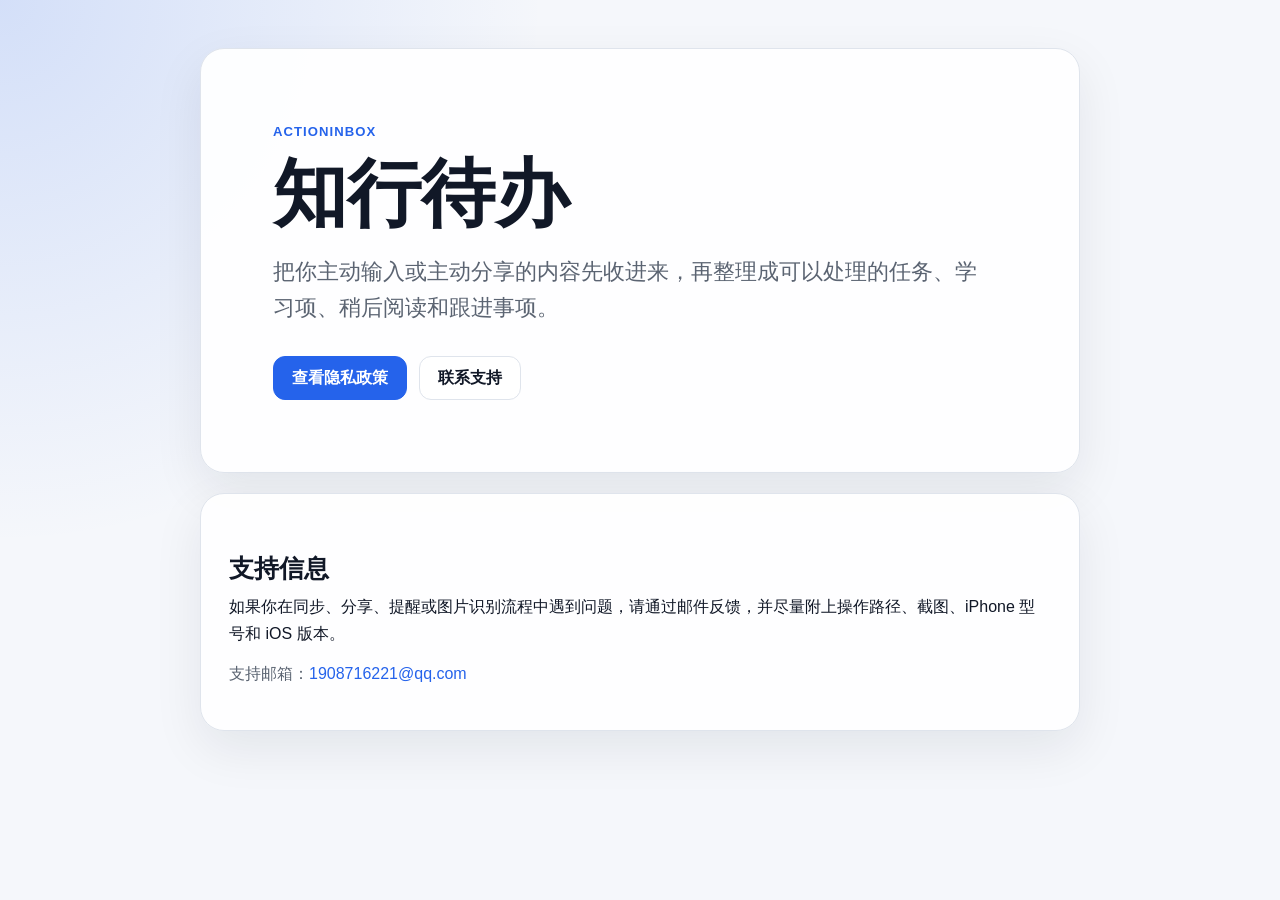
<file: actioninbox/index.html>
<!doctype html>
<html lang="zh-Hans">
<head>
  <meta charset="utf-8">
  <meta name="viewport" content="width=device-width, initial-scale=1">
  <meta name="robots" content="index,follow">
  <title>知行待办 ActionInbox</title>
  <meta name="description" content="知行待办 ActionInbox 的支持与隐私政策页面。">
  <link rel="stylesheet" href="styles.css">
</head>
<body>
  <main class="page-shell">
    <section class="hero">
      <p class="eyebrow">ActionInbox</p>
      <h1>知行待办</h1>
      <p class="lead">把你主动输入或主动分享的内容先收进来，再整理成可以处理的任务、学习项、稍后阅读和跟进事项。</p>
      <div class="actions">
        <a class="button primary" href="privacy.html">查看隐私政策</a>
        <a class="button" href="mailto:1908716221@qq.com?subject=知行待办反馈">联系支持</a>
      </div>
    </section>

    <section class="panel">
      <h2>支持信息</h2>
      <p>如果你在同步、分享、提醒或图片识别流程中遇到问题，请通过邮件反馈，并尽量附上操作路径、截图、iPhone 型号和 iOS 版本。</p>
      <p class="contact">支持邮箱：<a href="mailto:1908716221@qq.com">1908716221@qq.com</a></p>
    </section>
  </main>
</body>
</html>
</file>
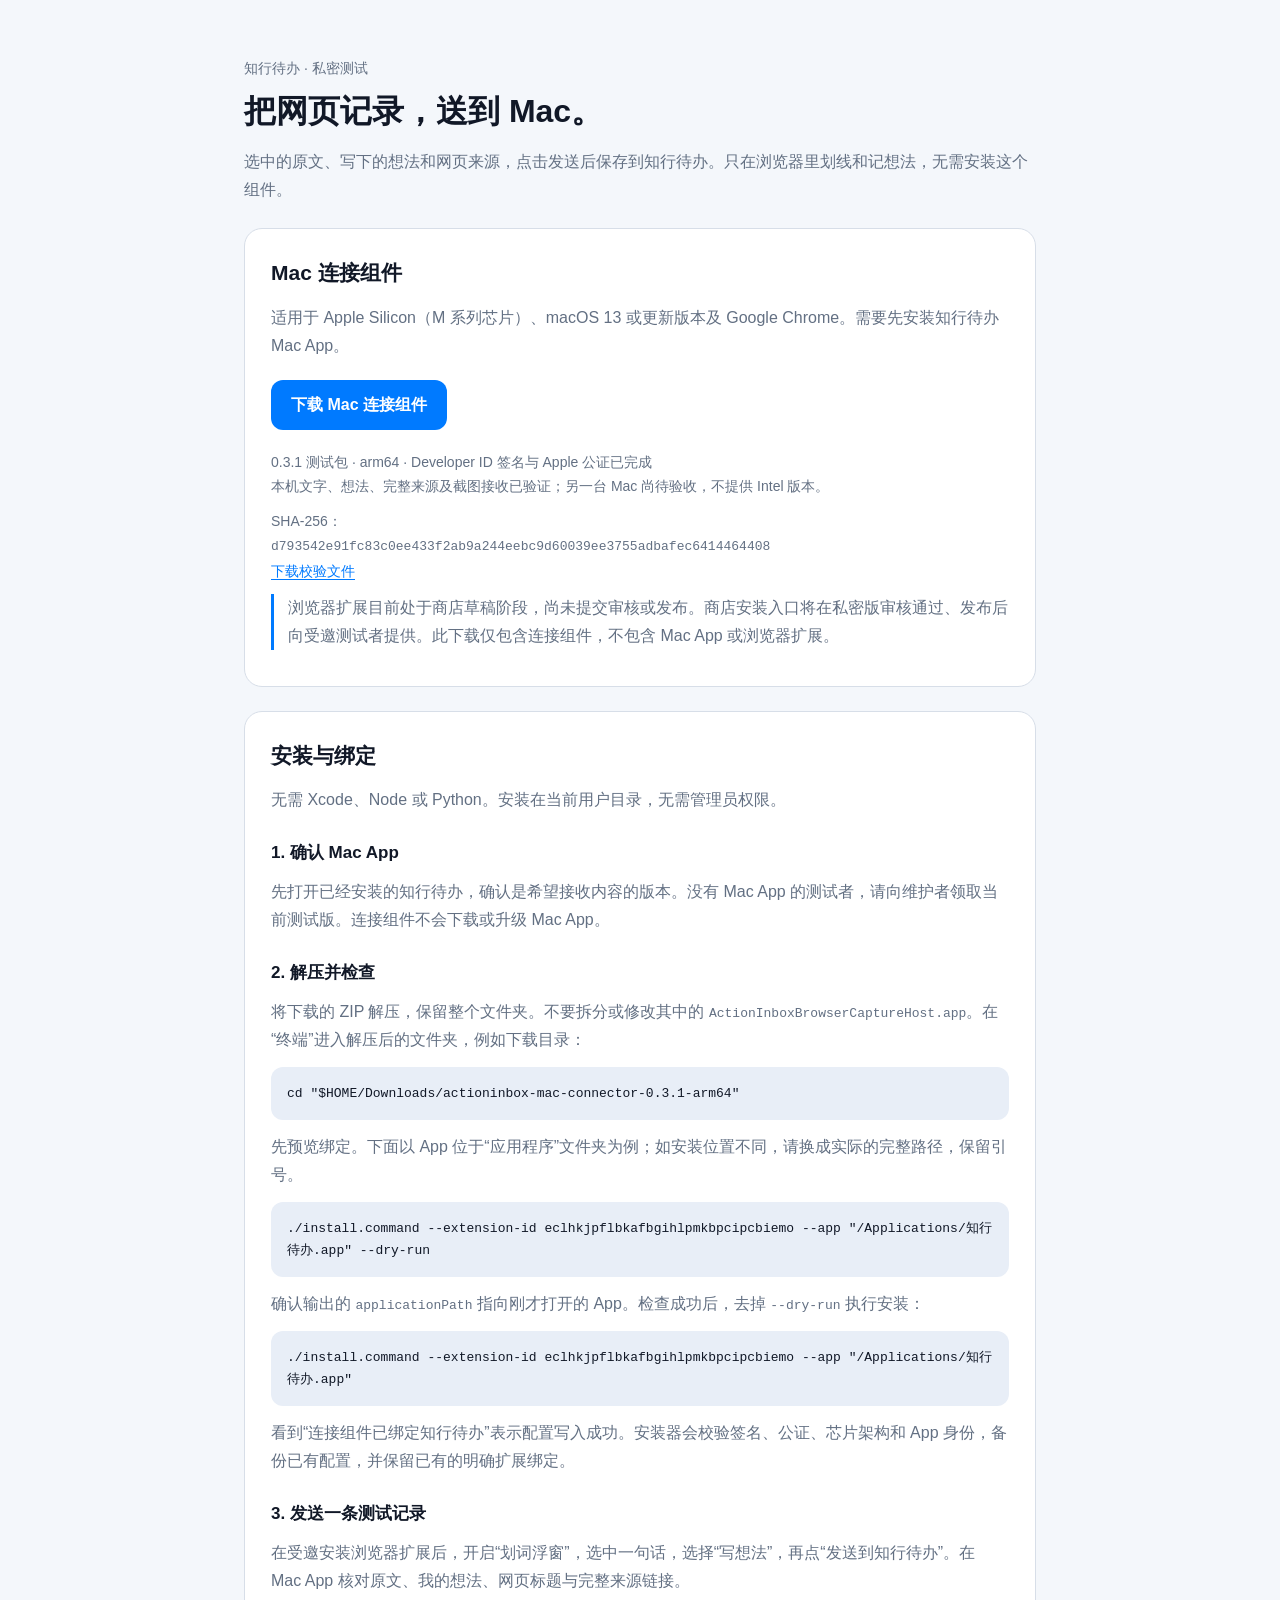
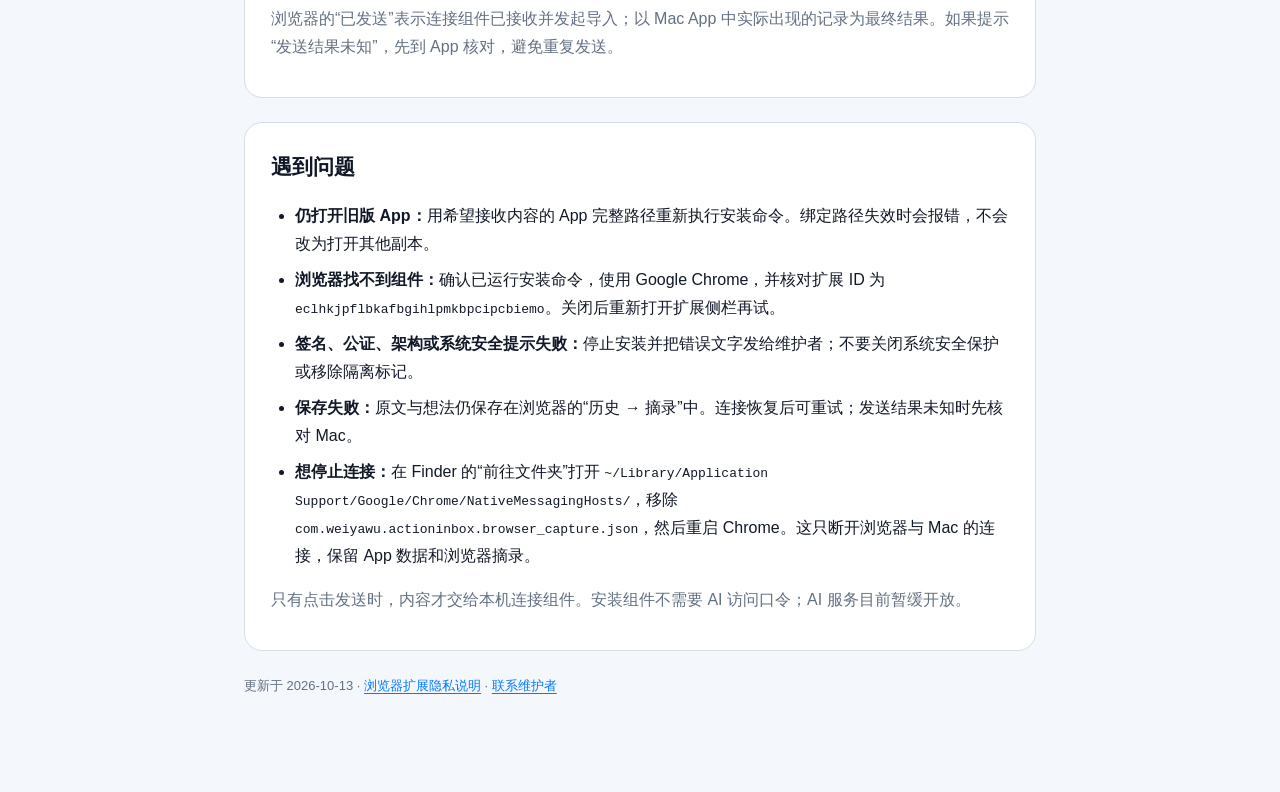
<file: actioninbox/browser-connector.html>
<!doctype html>
<html lang="zh-CN">
<head>
  <meta charset="utf-8">
  <meta name="viewport" content="width=device-width,initial-scale=1">
  <title>知行待办 · Mac 连接组件</title>
  <meta name="description" content="知行待办浏览器扩展的可选 Mac 连接组件：安装、绑定 App 与失败恢复说明。">
  <style>
    :root{color-scheme:light dark;--bg:#f4f7fb;--surface:#fff;--text:#111827;--muted:#637083;--line:#d7dee8;--accent:#007aff;--code:#e8eef7;font-family:-apple-system,BlinkMacSystemFont,"SF Pro Text","PingFang SC",sans-serif}
    @media(prefers-color-scheme:dark){:root{--bg:#111;--surface:#242424;--text:#fcfcfc;--muted:#a8a8a8;--line:#353535;--accent:#0169cc;--code:#303030}}
    *{box-sizing:border-box}body{margin:0;background:var(--bg);color:var(--text);line-height:1.75}main{max-width:840px;margin:56px auto;padding:0 24px 40px}
    h1{font-size:32px;line-height:1.3;margin:8px 0 16px}h2{font-size:21px;margin:0 0 12px}h3{font-size:17px;margin:24px 0 8px}p{margin:10px 0;color:var(--muted)}
    a{color:var(--accent);text-underline-offset:3px}.eyebrow{font-size:14px}.card{background:var(--surface);border:1px solid var(--line);border-radius:18px;padding:26px;margin:24px 0}
    .download{display:inline-block;background:var(--accent);color:white;text-decoration:none;padding:11px 20px;border-radius:12px;font-weight:600;margin:10px 0}
    .details{font-size:14px}.hash,code{overflow-wrap:anywhere}code{font-size:13px;font-family:ui-monospace,SFMono-Regular,Menlo,monospace}
    pre{white-space:pre-wrap;overflow-wrap:anywhere;background:var(--code);padding:16px;border-radius:12px;line-height:1.65}
    li{margin:8px 0}ul,ol{padding-left:24px}.warning{border-left:3px solid var(--accent);padding-left:14px}footer{font-size:13px;color:var(--muted)}
    @media(max-width:540px){main{margin:28px auto;padding:0 18px 24px}h1{font-size:27px}.card{padding:20px}}
  </style>
</head>
<body><main>
  <p class="eyebrow">知行待办 · 私密测试</p>
  <h1>把网页记录，送到 Mac。</h1>
  <p>选中的原文、写下的想法和网页来源，点击发送后保存到知行待办。只在浏览器里划线和记想法，无需安装这个组件。</p>
  <section class="card" aria-labelledby="download-title">
    <h2 id="download-title">Mac 连接组件</h2>
    <p>适用于 Apple Silicon（M 系列芯片）、macOS 13 或更新版本及 Google Chrome。需要先安装知行待办 Mac App。</p>
    <a class="download" href="downloads/actioninbox-mac-connector-0.3.1-arm64.zip" download>下载 Mac 连接组件</a>
    <p class="details">0.3.1 测试包 · arm64 · Developer ID 签名与 Apple 公证已完成<br>本机文字、想法、完整来源及截图接收已验证；另一台 Mac 尚待验收，不提供 Intel 版本。</p>
    <p class="details">SHA-256：<br><code class="hash">d793542e91fc83c0ee433f2ab9a244eebc9d60039ee3755adbafec6414464408</code><br><a href="downloads/actioninbox-mac-connector-0.3.1-arm64.zip.sha256" download>下载校验文件</a></p>
    <p class="warning">浏览器扩展目前处于商店草稿阶段，尚未提交审核或发布。商店安装入口将在私密版审核通过、发布后向受邀测试者提供。此下载仅包含连接组件，不包含 Mac App 或浏览器扩展。</p>
  </section>
  <section class="card" aria-labelledby="install-title">
    <h2 id="install-title">安装与绑定</h2>
    <p>无需 Xcode、Node 或 Python。安装在当前用户目录，无需管理员权限。</p>
    <h3>1. 确认 Mac App</h3>
    <p>先打开已经安装的知行待办，确认是希望接收内容的版本。没有 Mac App 的测试者，请向维护者领取当前测试版。连接组件不会下载或升级 Mac App。</p>
    <h3>2. 解压并检查</h3>
    <p>将下载的 ZIP 解压，保留整个文件夹。不要拆分或修改其中的 <code>ActionInboxBrowserCaptureHost.app</code>。在“终端”进入解压后的文件夹，例如下载目录：</p>
    <pre><code>cd "$HOME/Downloads/actioninbox-mac-connector-0.3.1-arm64"</code></pre>
    <p>先预览绑定。下面以 App 位于“应用程序”文件夹为例；如安装位置不同，请换成实际的完整路径，保留引号。</p>
    <pre><code>./install.command --extension-id eclhkjpflbkafbgihlpmkbpcipcbiemo --app "/Applications/知行待办.app" --dry-run</code></pre>
    <p>确认输出的 <code>applicationPath</code> 指向刚才打开的 App。检查成功后，去掉 <code>--dry-run</code> 执行安装：</p>
    <pre><code>./install.command --extension-id eclhkjpflbkafbgihlpmkbpcipcbiemo --app "/Applications/知行待办.app"</code></pre>
    <p>看到“连接组件已绑定知行待办”表示配置写入成功。安装器会校验签名、公证、芯片架构和 App 身份，备份已有配置，并保留已有的明确扩展绑定。</p>
    <h3>3. 发送一条测试记录</h3>
    <p>在受邀安装浏览器扩展后，开启“划词浮窗”，选中一句话，选择“写想法”，再点“发送到知行待办”。在 Mac App 核对原文、我的想法、网页标题与完整来源链接。</p>
    <p>浏览器的“已发送”表示连接组件已接收并发起导入；以 Mac App 中实际出现的记录为最终结果。如果提示“发送结果未知”，先到 App 核对，避免重复发送。</p>
  </section>
  <section class="card" aria-labelledby="help-title">
    <h2 id="help-title">遇到问题</h2>
    <ul>
      <li><strong>仍打开旧版 App：</strong>用希望接收内容的 App 完整路径重新执行安装命令。绑定路径失效时会报错，不会改为打开其他副本。</li>
      <li><strong>浏览器找不到组件：</strong>确认已运行安装命令，使用 Google Chrome，并核对扩展 ID 为 <code>eclhkjpflbkafbgihlpmkbpcipcbiemo</code>。关闭后重新打开扩展侧栏再试。</li>
      <li><strong>签名、公证、架构或系统安全提示失败：</strong>停止安装并把错误文字发给维护者；不要关闭系统安全保护或移除隔离标记。</li>
      <li><strong>保存失败：</strong>原文与想法仍保存在浏览器的“历史 → 摘录”中。连接恢复后可重试；发送结果未知时先核对 Mac。</li>
      <li><strong>想停止连接：</strong>在 Finder 的“前往文件夹”打开 <code>~/Library/Application Support/Google/Chrome/NativeMessagingHosts/</code>，移除 <code>com.weiyawu.actioninbox.browser_capture.json</code>，然后重启 Chrome。这只断开浏览器与 Mac 的连接，保留 App 数据和浏览器摘录。</li>
    </ul>
    <p>只有点击发送时，内容才交给本机连接组件。安装组件不需要 AI 访问口令；AI 服务目前暂缓开放。</p>
  </section>
  <footer>更新于 2026-10-13 · <a href="browser-extension-privacy.html">浏览器扩展隐私说明</a> · <a href="mailto:1908716221@qq.com">联系维护者</a></footer>
</main></body></html>
</file>
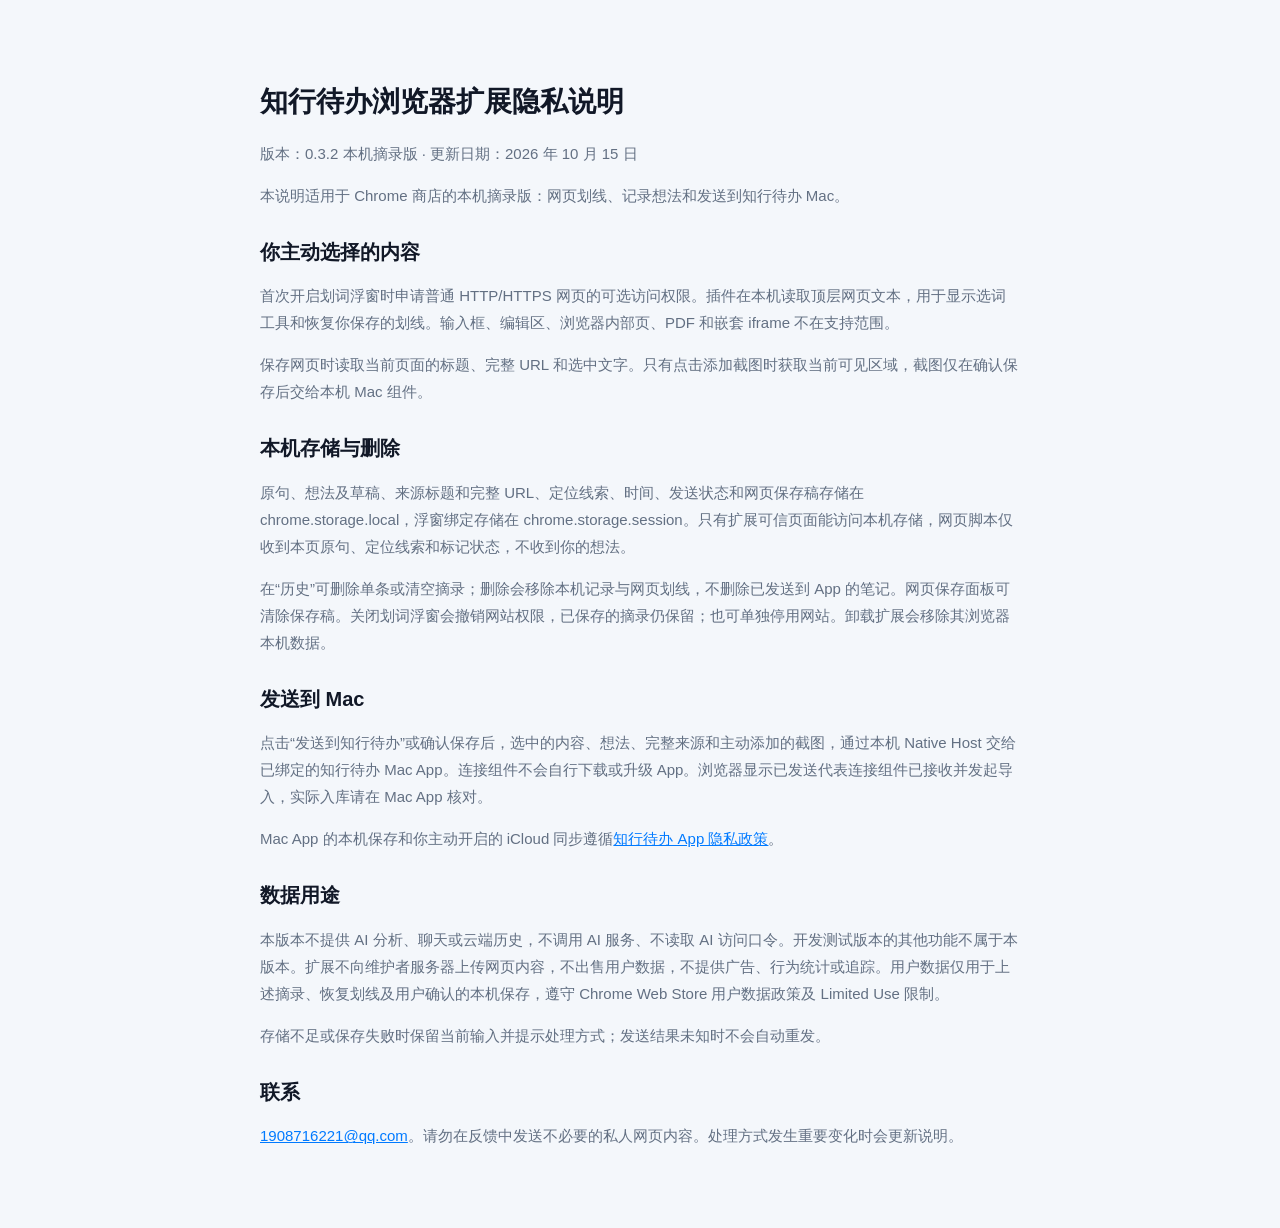
<file: actioninbox/browser-extension-local-privacy.html>
<!doctype html><html lang="zh-CN"><head><meta charset="utf-8"><meta name="viewport" content="width=device-width,initial-scale=1"><title>知行待办 · 隐私说明</title><style>:root {
  color-scheme: light dark;
  /* AppThemeSettings.blueLight / blueDark: the App's blue appearance family. */
  --bg: #f4f7fb; --surface: #fff; --raised:#e8eef7; --input:#f8fafd;
  --text: #111827; --muted: #637083; --tertiary:#9aa5b5; --line: #d7dee8;
  --accent: #007aff; --accent-ink: #fff; --soft: #e8eef7; --danger: #ff453a;
  font-family: -apple-system, BlinkMacSystemFont, "SF Pro Text", "PingFang SC", sans-serif;
  font-size: 15px;
}
@media (prefers-color-scheme: dark) {
  :root { --bg:#111111; --surface:#242424; --raised:#303030; --input:#222222; --text:#fcfcfc; --muted:#a8a8a8; --tertiary:#707070; --line:#353535; --accent:#0169cc; --soft:#242424; --danger:#ef4444; }
}
</style><style>body{margin:0;background:var(--bg);color:var(--text)}main{max-width:760px;margin:40px auto;padding:24px}h1{font-size:28px}h2{font-size:20px;margin-top:30px}p,li{line-height:1.8;color:var(--muted)}a{color:var(--accent)}</style></head><body><main><h1>知行待办浏览器扩展隐私说明</h1><p>版本：0.3.2 本机摘录版 · 更新日期：2026 年 10 月 15 日</p><p>本说明适用于 Chrome 商店的本机摘录版：网页划线、记录想法和发送到知行待办 Mac。</p>
<h2>你主动选择的内容</h2><p>首次开启划词浮窗时申请普通 HTTP/HTTPS 网页的可选访问权限。插件在本机读取顶层网页文本，用于显示选词工具和恢复你保存的划线。输入框、编辑区、浏览器内部页、PDF 和嵌套 iframe 不在支持范围。</p><p>保存网页时读取当前页面的标题、完整 URL 和选中文字。只有点击添加截图时获取当前可见区域，截图仅在确认保存后交给本机 Mac 组件。</p>
<h2>本机存储与删除</h2><p>原句、想法及草稿、来源标题和完整 URL、定位线索、时间、发送状态和网页保存稿存储在 chrome.storage.local，浮窗绑定存储在 chrome.storage.session。只有扩展可信页面能访问本机存储，网页脚本仅收到本页原句、定位线索和标记状态，不收到你的想法。</p><p>在“历史”可删除单条或清空摘录；删除会移除本机记录与网页划线，不删除已发送到 App 的笔记。网页保存面板可清除保存稿。关闭划词浮窗会撤销网站权限，已保存的摘录仍保留；也可单独停用网站。卸载扩展会移除其浏览器本机数据。</p>
<h2>发送到 Mac</h2><p>点击“发送到知行待办”或确认保存后，选中的内容、想法、完整来源和主动添加的截图，通过本机 Native Host 交给已绑定的知行待办 Mac App。连接组件不会自行下载或升级 App。浏览器显示已发送代表连接组件已接收并发起导入，实际入库请在 Mac App 核对。</p><p>Mac App 的本机保存和你主动开启的 iCloud 同步遵循<a href="https://weiya9511.github.io/public/actioninbox/privacy.html">知行待办 App 隐私政策</a>。</p>
<h2>数据用途</h2><p>本版本不提供 AI 分析、聊天或云端历史，不调用 AI 服务、不读取 AI 访问口令。开发测试版本的其他功能不属于本版本。扩展不向维护者服务器上传网页内容，不出售用户数据，不提供广告、行为统计或追踪。用户数据仅用于上述摘录、恢复划线及用户确认的本机保存，遵守 Chrome Web Store 用户数据政策及 Limited Use 限制。</p><p>存储不足或保存失败时保留当前输入并提示处理方式；发送结果未知时不会自动重发。</p>
<h2>联系</h2><p><a href="mailto:1908716221@qq.com">1908716221@qq.com</a>。请勿在反馈中发送不必要的私人网页内容。处理方式发生重要变化时会更新说明。</p></main></body></html>
</file>
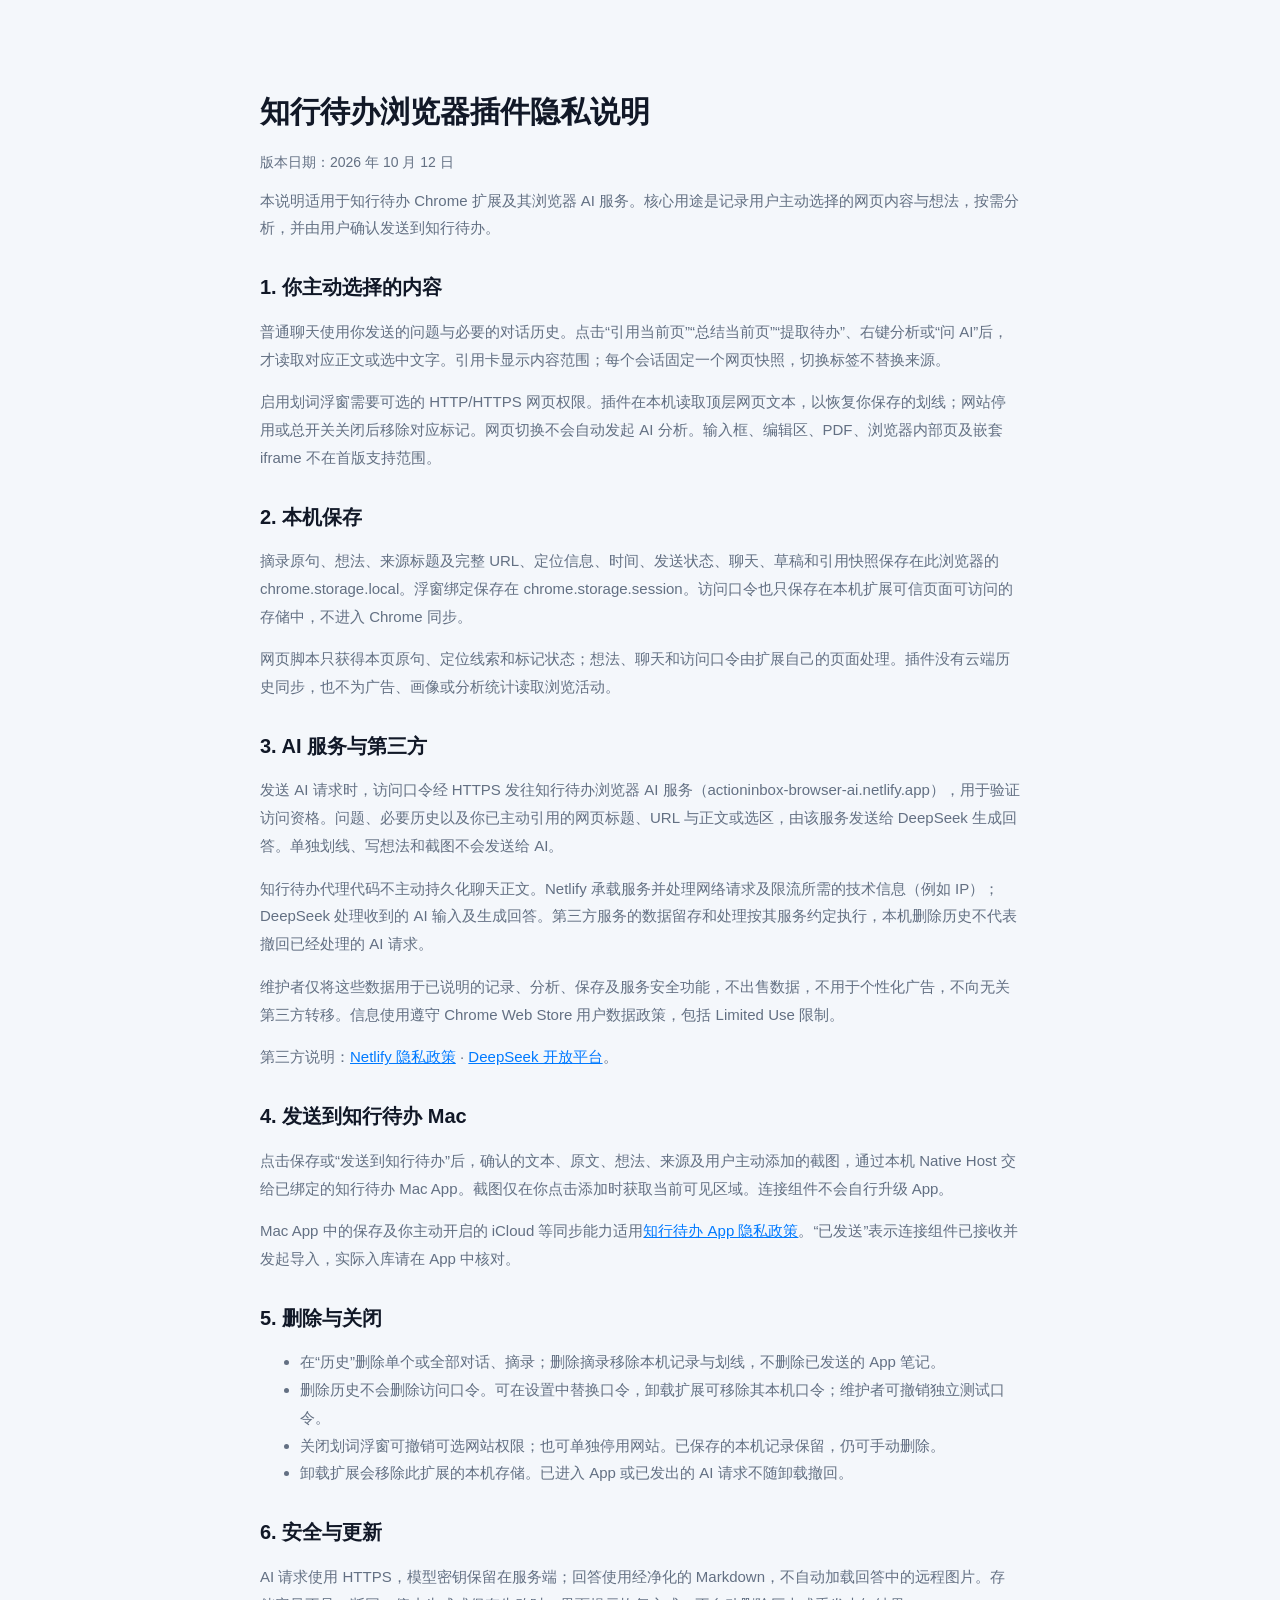
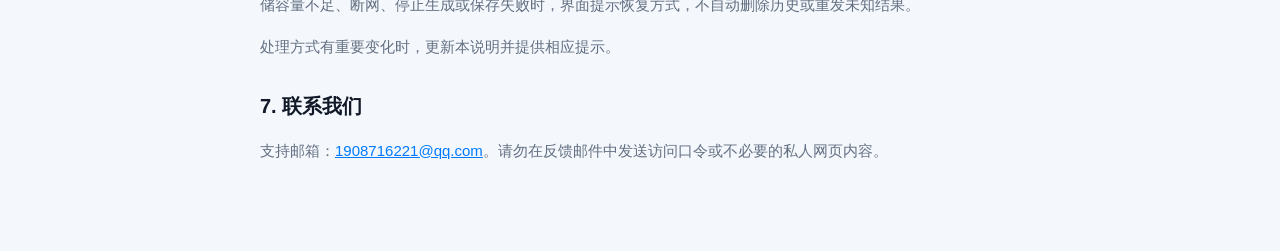
<file: actioninbox/browser-extension-privacy.html>
<!doctype html>
<html lang="zh-CN"><head><meta charset="utf-8"><meta name="viewport" content="width=device-width,initial-scale=1"><title>知行待办浏览器插件 · 隐私说明</title><style>:root {
  color-scheme: light dark;
  /* AppThemeSettings.blueLight / blueDark: the App's blue appearance family. */
  --bg: #f4f7fb; --surface: #fff; --raised:#e8eef7; --input:#f8fafd;
  --text: #111827; --muted: #637083; --tertiary:#9aa5b5; --line: #d7dee8;
  --accent: #007aff; --accent-ink: #fff; --soft: #e8eef7; --danger: #ff453a;
  font-family: -apple-system, BlinkMacSystemFont, "SF Pro Text", "PingFang SC", sans-serif;
  font-size: 15px;
}
@media (prefers-color-scheme: dark) {
  :root { --bg:#111111; --surface:#242424; --raised:#303030; --input:#222222; --text:#fcfcfc; --muted:#a8a8a8; --tertiary:#707070; --line:#353535; --accent:#0169cc; --soft:#242424; --danger:#ef4444; }
}
</style><style>body{margin:0;background:var(--bg);color:var(--text)}main{max-width:760px;margin:48px auto;padding:24px}h1{font-size:30px;line-height:1.35}h2{margin-top:32px;font-size:20px}p,li{line-height:1.85;color:var(--muted)}a{color:var(--accent)}time{color:var(--muted);font-size:14px}</style></head><body><main>
<h1>知行待办浏览器插件隐私说明</h1><time datetime="2026-10-12">版本日期：2026 年 10 月 12 日</time>
<p>本说明适用于知行待办 Chrome 扩展及其浏览器 AI 服务。核心用途是记录用户主动选择的网页内容与想法，按需分析，并由用户确认发送到知行待办。</p>
<h2>1. 你主动选择的内容</h2><p>普通聊天使用你发送的问题与必要的对话历史。点击“引用当前页”“总结当前页”“提取待办”、右键分析或“问 AI”后，才读取对应正文或选中文字。引用卡显示内容范围；每个会话固定一个网页快照，切换标签不替换来源。</p><p>启用划词浮窗需要可选的 HTTP/HTTPS 网页权限。插件在本机读取顶层网页文本，以恢复你保存的划线；网站停用或总开关关闭后移除对应标记。网页切换不会自动发起 AI 分析。输入框、编辑区、PDF、浏览器内部页及嵌套 iframe 不在首版支持范围。</p>
<h2>2. 本机保存</h2><p>摘录原句、想法、来源标题及完整 URL、定位信息、时间、发送状态、聊天、草稿和引用快照保存在此浏览器的 chrome.storage.local。浮窗绑定保存在 chrome.storage.session。访问口令也只保存在本机扩展可信页面可访问的存储中，不进入 Chrome 同步。</p><p>网页脚本只获得本页原句、定位线索和标记状态；想法、聊天和访问口令由扩展自己的页面处理。插件没有云端历史同步，也不为广告、画像或分析统计读取浏览活动。</p>
<h2>3. AI 服务与第三方</h2><p>发送 AI 请求时，访问口令经 HTTPS 发往知行待办浏览器 AI 服务（actioninbox-browser-ai.netlify.app），用于验证访问资格。问题、必要历史以及你已主动引用的网页标题、URL 与正文或选区，由该服务发送给 DeepSeek 生成回答。单独划线、写想法和截图不会发送给 AI。</p><p>知行待办代理代码不主动持久化聊天正文。Netlify 承载服务并处理网络请求及限流所需的技术信息（例如 IP）；DeepSeek 处理收到的 AI 输入及生成回答。第三方服务的数据留存和处理按其服务约定执行，本机删除历史不代表撤回已经处理的 AI 请求。</p><p>维护者仅将这些数据用于已说明的记录、分析、保存及服务安全功能，不出售数据，不用于个性化广告，不向无关第三方转移。信息使用遵守 Chrome Web Store 用户数据政策，包括 Limited Use 限制。</p><p>第三方说明：<a href="https://www.netlify.com/privacy/" target="_blank" rel="noopener noreferrer">Netlify 隐私政策</a> · <a href="https://platform.deepseek.com/" target="_blank" rel="noopener noreferrer">DeepSeek 开放平台</a>。</p>
<h2>4. 发送到知行待办 Mac</h2><p>点击保存或“发送到知行待办”后，确认的文本、原文、想法、来源及用户主动添加的截图，通过本机 Native Host 交给已绑定的知行待办 Mac App。截图仅在你点击添加时获取当前可见区域。连接组件不会自行升级 App。</p><p>Mac App 中的保存及你主动开启的 iCloud 等同步能力适用<a href="https://weiya9511.github.io/public/actioninbox/privacy.html" target="_blank" rel="noopener noreferrer">知行待办 App 隐私政策</a>。“已发送”表示连接组件已接收并发起导入，实际入库请在 App 中核对。</p>
<h2>5. 删除与关闭</h2><ul><li>在“历史”删除单个或全部对话、摘录；删除摘录移除本机记录与划线，不删除已发送的 App 笔记。</li><li>删除历史不会删除访问口令。可在设置中替换口令，卸载扩展可移除其本机口令；维护者可撤销独立测试口令。</li><li>关闭划词浮窗可撤销可选网站权限；也可单独停用网站。已保存的本机记录保留，仍可手动删除。</li><li>卸载扩展会移除此扩展的本机存储。已进入 App 或已发出的 AI 请求不随卸载撤回。</li></ul>
<h2>6. 安全与更新</h2><p>AI 请求使用 HTTPS，模型密钥保留在服务端；回答使用经净化的 Markdown，不自动加载回答中的远程图片。存储容量不足、断网、停止生成或保存失败时，界面提示恢复方式，不自动删除历史或重发未知结果。</p><p>处理方式有重要变化时，更新本说明并提供相应提示。</p><h2>7. 联系我们</h2><p>支持邮箱：<a href="mailto:1908716221@qq.com">1908716221@qq.com</a>。请勿在反馈邮件中发送访问口令或不必要的私人网页内容。</p>
</main></body></html>
</file>
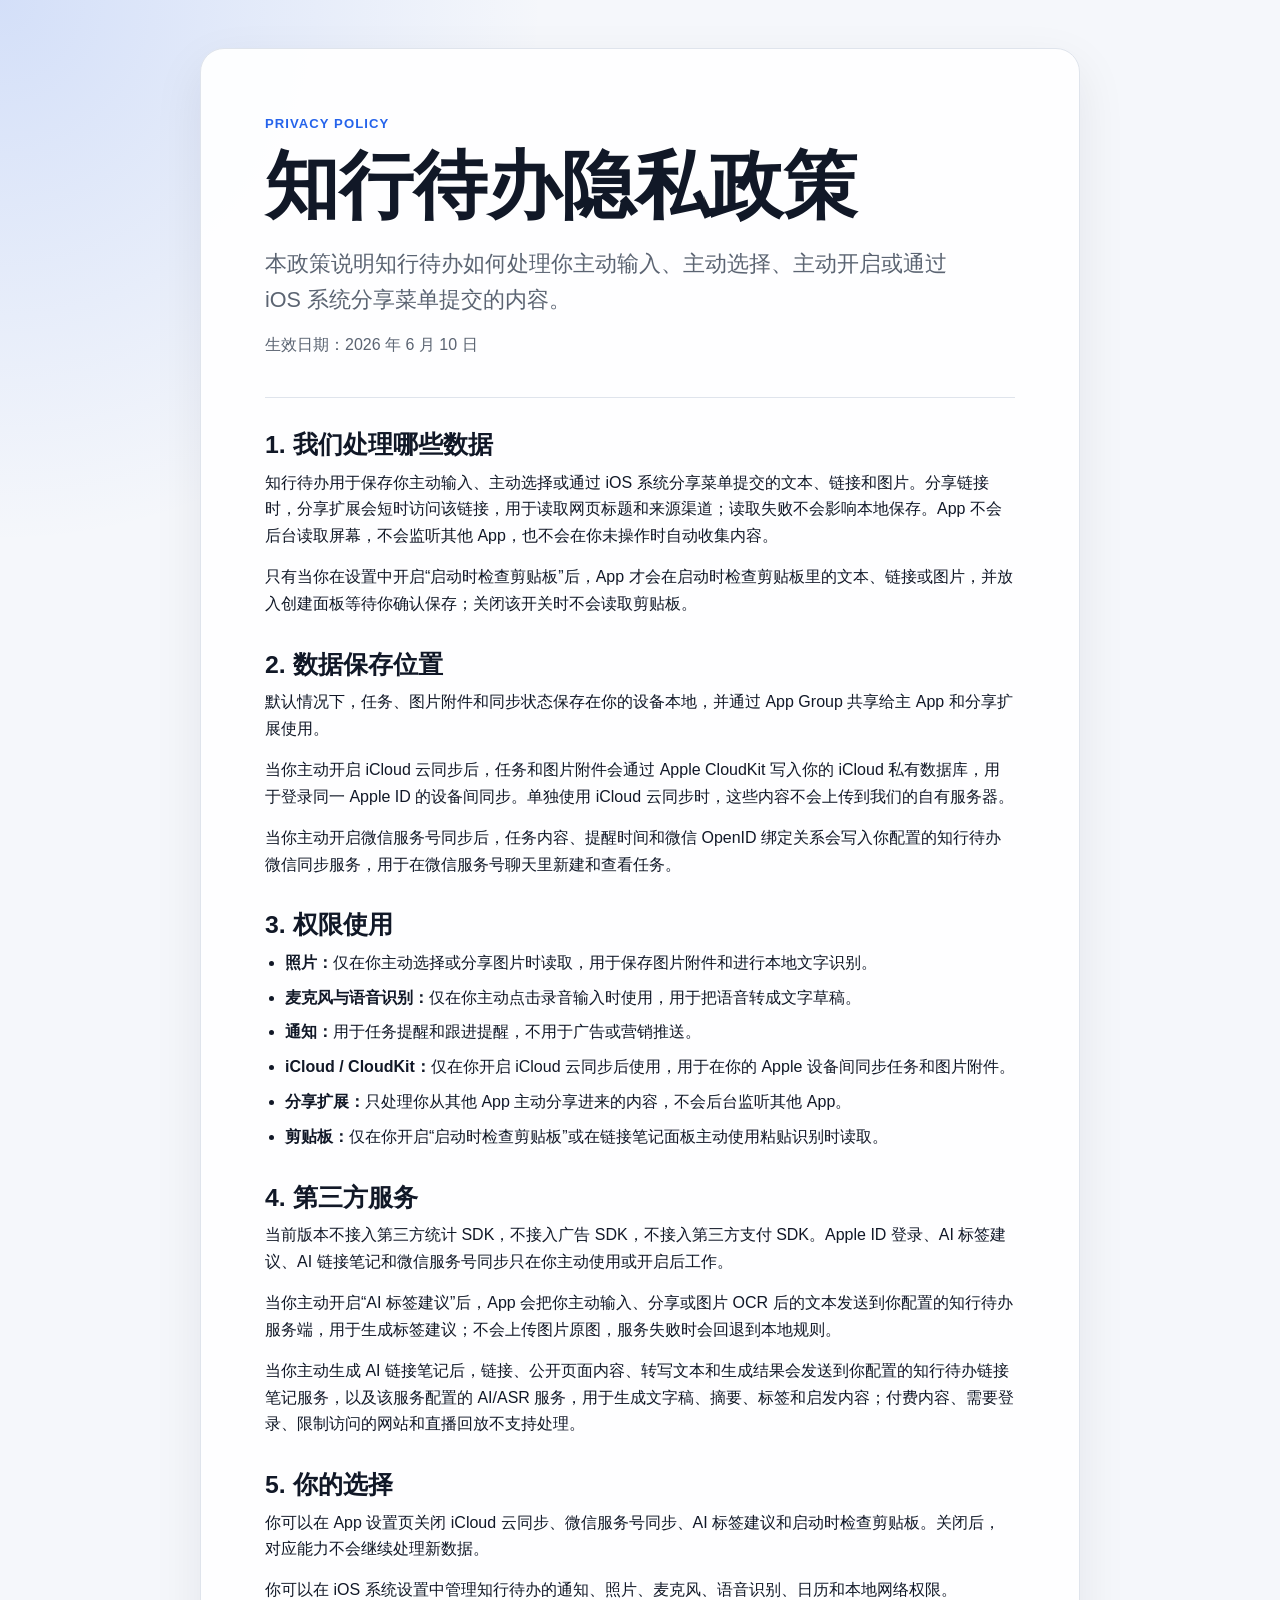
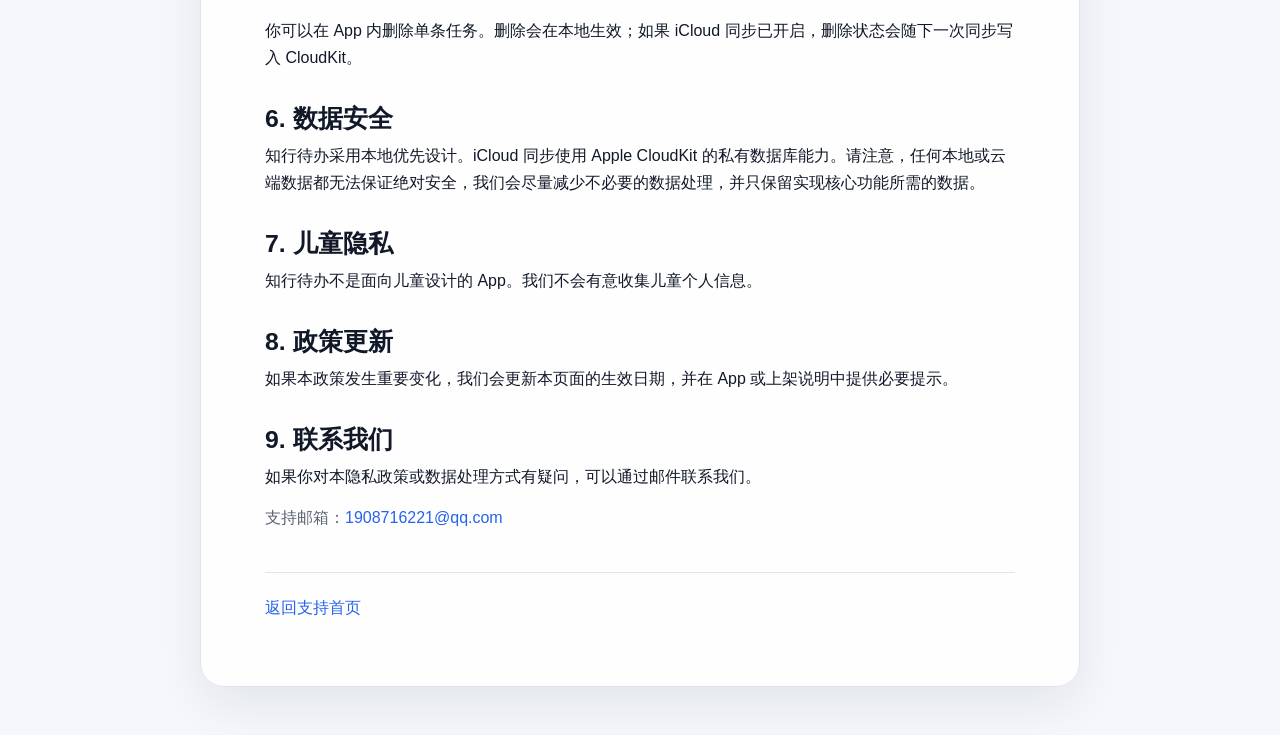
<file: actioninbox/privacy.html>
<!doctype html>
<html lang="zh-Hans">
<head>
  <meta charset="utf-8">
  <meta name="viewport" content="width=device-width, initial-scale=1">
  <meta name="robots" content="index,follow">
  <title>隐私政策 - 知行待办 ActionInbox</title>
  <meta name="description" content="知行待办 ActionInbox 的隐私政策，说明本地存储、iCloud 同步、微信同步、AI 标签建议、AI 链接笔记、权限使用和用户选择。">
  <link rel="stylesheet" href="styles.css">
</head>
<body>
  <main class="page-shell">
    <article class="document">
      <header class="doc-header">
        <p class="eyebrow">Privacy Policy</p>
        <h1>知行待办隐私政策</h1>
        <p class="lead">本政策说明知行待办如何处理你主动输入、主动选择、主动开启或通过 iOS 系统分享菜单提交的内容。</p>
        <p class="meta">生效日期：2026 年 6 月 10 日</p>
      </header>

      <section>
        <h2>1. 我们处理哪些数据</h2>
        <p>知行待办用于保存你主动输入、主动选择或通过 iOS 系统分享菜单提交的文本、链接和图片。分享链接时，分享扩展会短时访问该链接，用于读取网页标题和来源渠道；读取失败不会影响本地保存。App 不会后台读取屏幕，不会监听其他 App，也不会在你未操作时自动收集内容。</p>
        <p>只有当你在设置中开启“启动时检查剪贴板”后，App 才会在启动时检查剪贴板里的文本、链接或图片，并放入创建面板等待你确认保存；关闭该开关时不会读取剪贴板。</p>
      </section>

      <section>
        <h2>2. 数据保存位置</h2>
        <p>默认情况下，任务、图片附件和同步状态保存在你的设备本地，并通过 App Group 共享给主 App 和分享扩展使用。</p>
        <p>当你主动开启 iCloud 云同步后，任务和图片附件会通过 Apple CloudKit 写入你的 iCloud 私有数据库，用于登录同一 Apple ID 的设备间同步。单独使用 iCloud 云同步时，这些内容不会上传到我们的自有服务器。</p>
        <p>当你主动开启微信服务号同步后，任务内容、提醒时间和微信 OpenID 绑定关系会写入你配置的知行待办微信同步服务，用于在微信服务号聊天里新建和查看任务。</p>
      </section>

      <section>
        <h2>3. 权限使用</h2>
        <ul>
          <li><strong>照片：</strong>仅在你主动选择或分享图片时读取，用于保存图片附件和进行本地文字识别。</li>
          <li><strong>麦克风与语音识别：</strong>仅在你主动点击录音输入时使用，用于把语音转成文字草稿。</li>
          <li><strong>通知：</strong>用于任务提醒和跟进提醒，不用于广告或营销推送。</li>
          <li><strong>iCloud / CloudKit：</strong>仅在你开启 iCloud 云同步后使用，用于在你的 Apple 设备间同步任务和图片附件。</li>
          <li><strong>分享扩展：</strong>只处理你从其他 App 主动分享进来的内容，不会后台监听其他 App。</li>
          <li><strong>剪贴板：</strong>仅在你开启“启动时检查剪贴板”或在链接笔记面板主动使用粘贴识别时读取。</li>
        </ul>
      </section>

      <section>
        <h2>4. 第三方服务</h2>
        <p>当前版本不接入第三方统计 SDK，不接入广告 SDK，不接入第三方支付 SDK。Apple ID 登录、AI 标签建议、AI 链接笔记和微信服务号同步只在你主动使用或开启后工作。</p>
        <p>当你主动开启“AI 标签建议”后，App 会把你主动输入、分享或图片 OCR 后的文本发送到你配置的知行待办服务端，用于生成标签建议；不会上传图片原图，服务失败时会回退到本地规则。</p>
        <p>当你主动生成 AI 链接笔记后，链接、公开页面内容、转写文本和生成结果会发送到你配置的知行待办链接笔记服务，以及该服务配置的 AI/ASR 服务，用于生成文字稿、摘要、标签和启发内容；付费内容、需要登录、限制访问的网站和直播回放不支持处理。</p>
      </section>

      <section>
        <h2>5. 你的选择</h2>
        <p>你可以在 App 设置页关闭 iCloud 云同步、微信服务号同步、AI 标签建议和启动时检查剪贴板。关闭后，对应能力不会继续处理新数据。</p>
        <p>你可以在 iOS 系统设置中管理知行待办的通知、照片、麦克风、语音识别、日历和本地网络权限。</p>
        <p>你可以在 App 内删除单条任务。删除会在本地生效；如果 iCloud 同步已开启，删除状态会随下一次同步写入 CloudKit。</p>
      </section>

      <section>
        <h2>6. 数据安全</h2>
        <p>知行待办采用本地优先设计。iCloud 同步使用 Apple CloudKit 的私有数据库能力。请注意，任何本地或云端数据都无法保证绝对安全，我们会尽量减少不必要的数据处理，并只保留实现核心功能所需的数据。</p>
      </section>

      <section>
        <h2>7. 儿童隐私</h2>
        <p>知行待办不是面向儿童设计的 App。我们不会有意收集儿童个人信息。</p>
      </section>

      <section>
        <h2>8. 政策更新</h2>
        <p>如果本政策发生重要变化，我们会更新本页面的生效日期，并在 App 或上架说明中提供必要提示。</p>
      </section>

      <section>
        <h2>9. 联系我们</h2>
        <p>如果你对本隐私政策或数据处理方式有疑问，可以通过邮件联系我们。</p>
        <p class="contact">支持邮箱：<a href="mailto:1908716221@qq.com">1908716221@qq.com</a></p>
      </section>

      <footer class="doc-footer">
        <a href="index.html">返回支持首页</a>
      </footer>
    </article>
  </main>
</body>
</html>
</file>
<file: actioninbox/styles.css>
:root {
  color-scheme: light dark;
  --bg: #f5f7fb;
  --surface: #ffffff;
  --text: #111827;
  --muted: #5b6472;
  --line: #dfe4ec;
  --accent: #2563eb;
  --accent-strong: #1d4ed8;
  --shadow: 0 18px 50px rgba(15, 23, 42, 0.08);
}

@media (prefers-color-scheme: dark) {
  :root {
    --bg: #0b0f17;
    --surface: #151b26;
    --text: #f8fafc;
    --muted: #aab3c2;
    --line: #283244;
    --accent: #60a5fa;
    --accent-strong: #93c5fd;
    --shadow: 0 18px 50px rgba(0, 0, 0, 0.28);
  }
}

* {
  box-sizing: border-box;
}

body {
  margin: 0;
  min-height: 100vh;
  background: radial-gradient(circle at top left, rgba(37, 99, 235, 0.16), transparent 34rem), var(--bg);
  color: var(--text);
  font-family: -apple-system, BlinkMacSystemFont, "SF Pro Display", "SF Pro Text", "PingFang SC", "Hiragino Sans GB", "Microsoft YaHei", sans-serif;
  line-height: 1.68;
}

a {
  color: var(--accent);
  text-decoration: none;
}

a:hover {
  color: var(--accent-strong);
  text-decoration: underline;
}

.page-shell {
  width: min(920px, 100%);
  margin: 0 auto;
  padding: 48px 20px;
}

.hero,
.document,
.panel {
  background: color-mix(in srgb, var(--surface) 94%, transparent);
  border: 1px solid var(--line);
  border-radius: 24px;
  box-shadow: var(--shadow);
}

.hero {
  padding: clamp(32px, 7vw, 72px);
}

.panel {
  margin-top: 20px;
  padding: 28px;
}

.document {
  padding: clamp(28px, 6vw, 64px);
}

.doc-header {
  padding-bottom: 24px;
  border-bottom: 1px solid var(--line);
  margin-bottom: 30px;
}

.eyebrow {
  margin: 0 0 8px;
  color: var(--accent);
  font-size: 0.82rem;
  font-weight: 700;
  letter-spacing: 0.08em;
  text-transform: uppercase;
}

h1,
h2 {
  line-height: 1.18;
  letter-spacing: 0;
}

h1 {
  margin: 0;
  font-size: clamp(2.4rem, 8vw, 4.6rem);
}

h2 {
  margin: 32px 0 10px;
  font-size: clamp(1.22rem, 3vw, 1.55rem);
}

p {
  margin: 0 0 14px;
}

ul {
  margin: 0;
  padding-left: 1.25rem;
}

li + li {
  margin-top: 8px;
}

.lead {
  max-width: 720px;
  margin-top: 16px;
  color: var(--muted);
  font-size: clamp(1.08rem, 3vw, 1.35rem);
}

.meta,
.contact {
  color: var(--muted);
}

.actions {
  display: flex;
  flex-wrap: wrap;
  gap: 12px;
  margin-top: 30px;
}

.button {
  display: inline-flex;
  align-items: center;
  justify-content: center;
  min-height: 44px;
  padding: 0 18px;
  border: 1px solid var(--line);
  border-radius: 12px;
  color: var(--text);
  font-weight: 700;
  background: var(--surface);
}

.button.primary {
  border-color: var(--accent);
  color: #fff;
  background: var(--accent);
}

.button:hover {
  text-decoration: none;
}

.doc-footer {
  margin-top: 40px;
  padding-top: 22px;
  border-top: 1px solid var(--line);
}

@media (max-width: 600px) {
  .page-shell {
    padding: 24px 14px;
  }

  .hero,
  .document,
  .panel {
    border-radius: 18px;
  }

  .button {
    width: 100%;
  }
}
</file>
